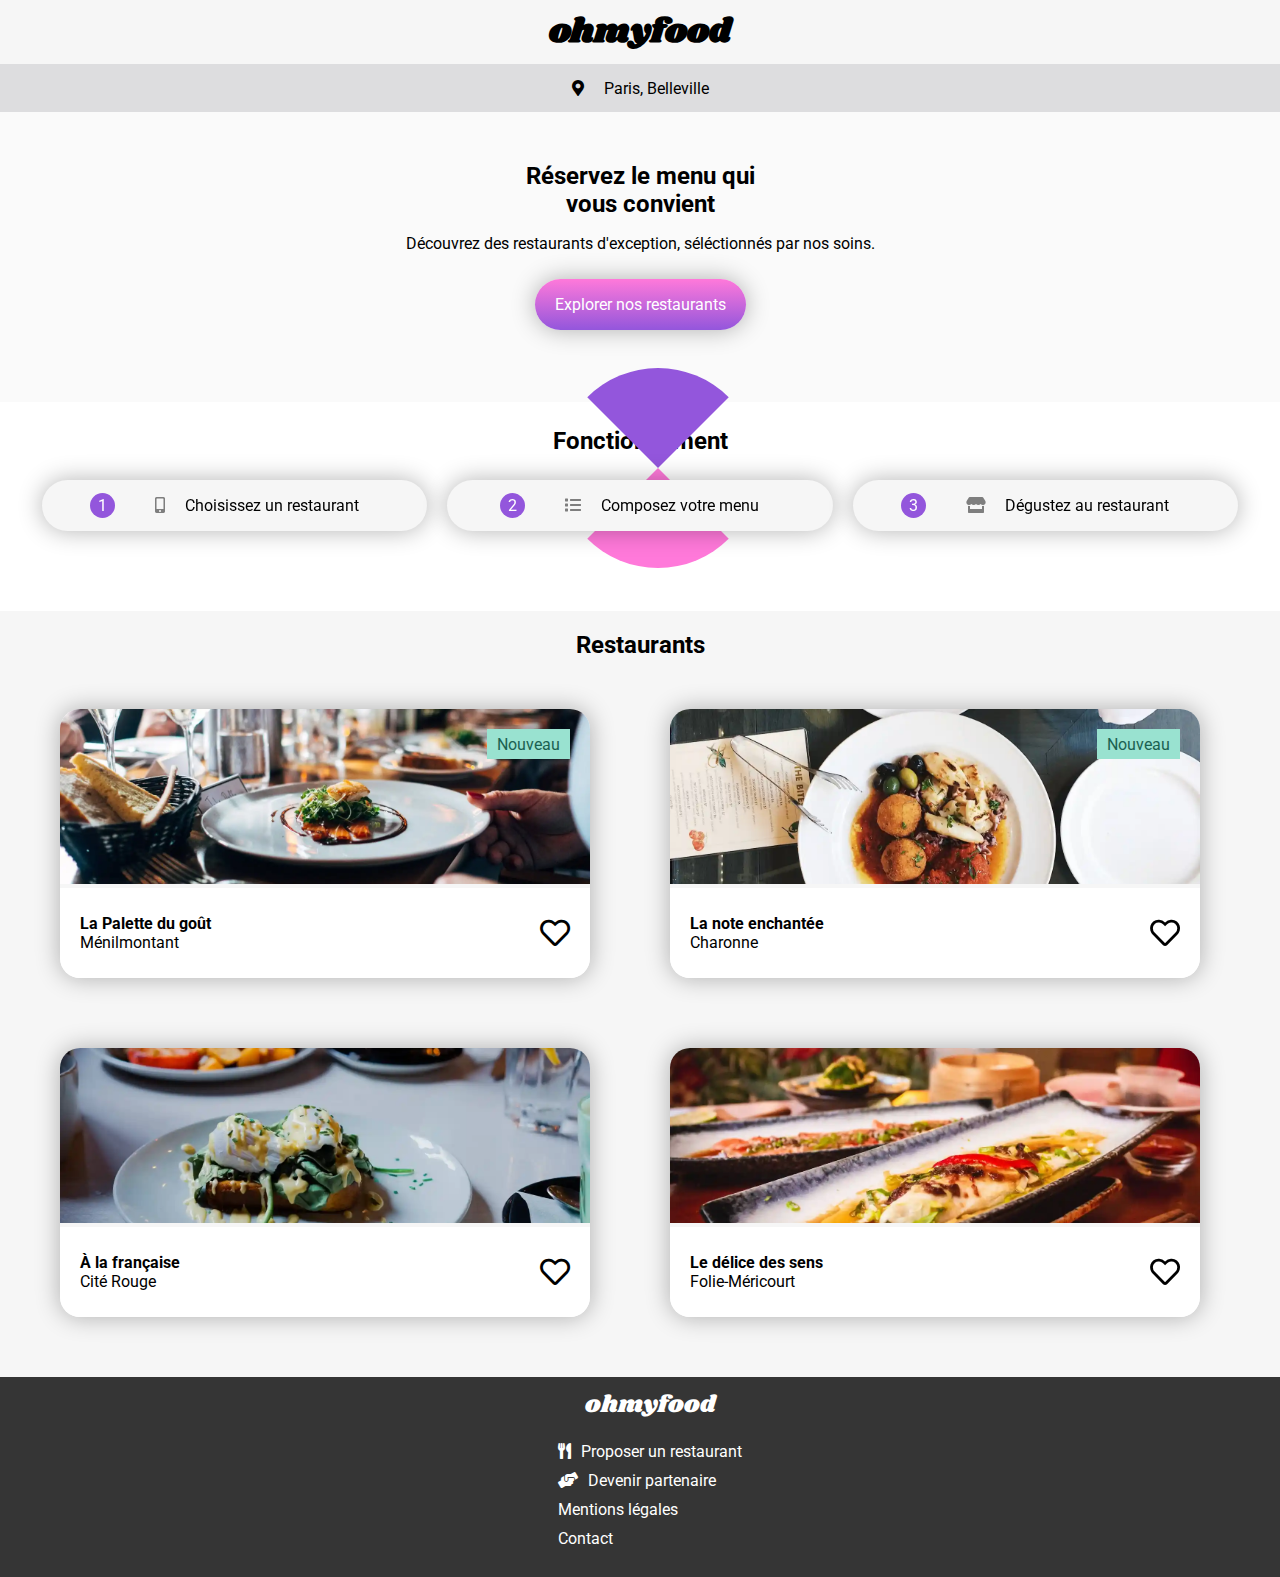
<file: index.html>
<!DOCTYPE html>
<html lang="fr">
<head>
    <meta charset="UTF-8">
    <meta http-equiv="X-UA-Compatible" content="IE=edge">
    <meta name="description" content="ohmyfood!, jeune startup sur le marché de la restauration. Site qui répertorie les menus de restaurants gastronomiques. Réservez et composez vos menus pour que tout soient prêts à votre arrivée.">
    <meta name="viewport" content="width=device-width, initial-scale=1.0">
    <title>ohmyfood</title>
    <!-- CSS -->
    <link rel="stylesheet" href="index.css">
    <!-- Font Awesome -->
    <link rel="stylesheet" href="https://cdnjs.cloudflare.com/ajax/libs/font-awesome/5.15.3/css/all.min.css">
    <!-- Google Fonts -->
    <link rel="preconnect" href="https://fonts.gstatic.com/" crossorigin>
    <link rel="preconnect" href="https://fonts.gstatic.com">
    <link href="https://fonts.googleapis.com/css2?family=Roboto:wght@100;300;400;500;700;900&family=Shrikhand&display=swap" rel="stylesheet">
</head>
<body>
    <!-- Loading Spinner -->
      <div class="loader"></div>
    <!-- Logo -->
    <header class="header">
        <h1 class="header__logo">ohmyfood</h1>
    </header>

    <!-- Localisation -->
    <main>
        <div class="localisation">
            <div class="localisation__icon">
                <i class="fas fa-map-marker-alt"></i>
            </div>
            <div class="localisation__city">
                <p>Paris, Belleville</p>
            </div>
        </div>

        <!-- Section Réservation -->
        <section class="booking">
            <div class="booking__container">
                <h2 class="booking__title">Réservez le menu qui vous convient</h2>
                <p class="booking__text">Découvrez des restaurants d'exception, séléctionnés par nos soins.</p>
                <div class="booking__button">
                    <p>Explorer nos restaurants</p>
                </div>   
            </div>
        </section>

        <!-- Section Fonctionnement -->
        <section class="process">
            <div class="process__container">
                <h2 class="process__title">Fonctionnement</h2>
                <div class="process__bloc">
                    <div class="process__line">
                        <div class="process__number">1</div>
                        <div class="process__icon"><i class="fas fa-mobile-alt"></i></div>
                        <p class="process_text">Choisissez un restaurant</p>
                    </div>
                    <div class="process__line">
                        <div class="process__number">2</div>
                        <div class="process__icon"><i class="fas fa-list"></i></div>
                        <p class="process_text">Composez votre menu</p>
                    </div>
                    <div class="process__line">
                        <div class="process__number">3</div>
                        <div class="process__icon"><i class="fas fa-store"></i></div>
                        <p class="process_text">Dégustez au restaurant</p>
                    </div>
                </div>
            </div>
        </section>

        <!-- Section Restaurants -->
        <section class="restaurants">
            <h2 class="restaurants__title">Restaurants</h2>
            <div class="restaurant__cards">
                <a href="pages_menu/la-palette-du-gout.html">
                    <div class="restaurant__card">
                        <div class="restaurant__card-image">
                            <div class="restaurant__card-nouveau">
                                <p>Nouveau</p>
                            </div>
                            <img src="restaurants/jay-wennington-N_Y88TWmGwA-unspl.webp" alt="La palette du goût">
                        </div>
                        <div class="restaurant__bloc">
                            <div class="restaurant__bloc-info">
                                <div class="restaurant__bloc-name">La Palette du goût</div>
                                <div class="restaurant__bloc-city">Ménilmontant</div>
                            </div>
                            <div class="restaurant__bloc-icon">
                                <i class="far fa-heart heart_empty"></i>
                                <i class="fas fa-heart heart_full"></i>
                            </div>
                        </div>
                    </div>
                </a>
                <a href="pages_menu/la-note-enchantee.html">
                    <div class="restaurant__card">
                        <div class="restaurant__card-image">
                            <div class="restaurant__card-nouveau">
                                <p>Nouveau</p>
                            </div>
                            <img src="restaurants/stil-u2Lp8tXIcjw-unsplash.webp" alt="La note enchantee">
                        </div>
                        <div class="restaurant__bloc">
                            <div class="restaurant__bloc-info">
                                <div class="restaurant__bloc-name">La note enchantée</div>
                                <div class="restaurant__bloc-city">Charonne</div>
                            </div>
                            <div class="restaurant__bloc-icon">
                                <i class="far fa-heart heart_empty"></i>
                                <i class="fas fa-heart heart_full"></i>
                            </div>
                        </div>
                    </div>
                </a>
                <a href="pages_menu/a-la-francaise.html">
                    <div class="restaurant__card">
                        <div class="restaurant__card-image">
                            <img src="restaurants/toa-heftiba-DQKerTsQwi0-unsplash.webp" alt="A la française">
                        </div>
                        <div class="restaurant__bloc">
                            <div class="restaurant__bloc-info">
                                <div class="restaurant__bloc-name">À la française</div>
                                <div class="restaurant__bloc-city">Cité Rouge</div>
                            </div>
                            <div class="restaurant__bloc-icon">
                                <i class="far fa-heart heart_empty"></i>
                                <i class="fas fa-heart heart_full"></i>
                            </div>
                        </div>
                    </div>
                </a>
                <a href="pages_menu/le-delice-des-sens.html">
                    <div class="restaurant__card">
                        <div class="restaurant__card-image">
                            <img src="restaurants/louis-hansel-shotsoflouis-qNBGVy.webp" alt="Le delice des sens">
                        </div>
                        <div class="restaurant__bloc">
                            <div class="restaurant__bloc-info">
                                <div class="restaurant__bloc-name">Le délice des sens</div>
                                <div class="restaurant__bloc-city">Folie-Méricourt</div>
                            </div>
                            <div class="restaurant__bloc-icon">
                                <i class="far fa-heart heart_empty"></i>
                                <i class="fas fa-heart heart_full"></i>
                            </div>
                        </div>
                    </div>
                </a>
            </div>
        </section>

        <!-- Footer -->
        <footer class="footer">
            <div class="logo">
                <a href="index.html">ohmyfood</a>
            </div>
            <ul class="footer__bloc">
                <li class="footer__bloc-link"><i class="fas fa-utensils footer__bloc-link-icon"></i>Proposer un restaurant</li>
                <li class="footer__bloc-link"><i class="fas fa-hands-helping footer__bloc-link-icon"></i>Devenir partenaire</li>
                <li class="footer__bloc-link">Mentions légales</li>
                <li class="footer__bloc-link"><a href="mailto:contact@ohmyfood.com">Contact</a></li>
            </ul>
        </footer>
    </main>
    
</body>
</html>
</file>
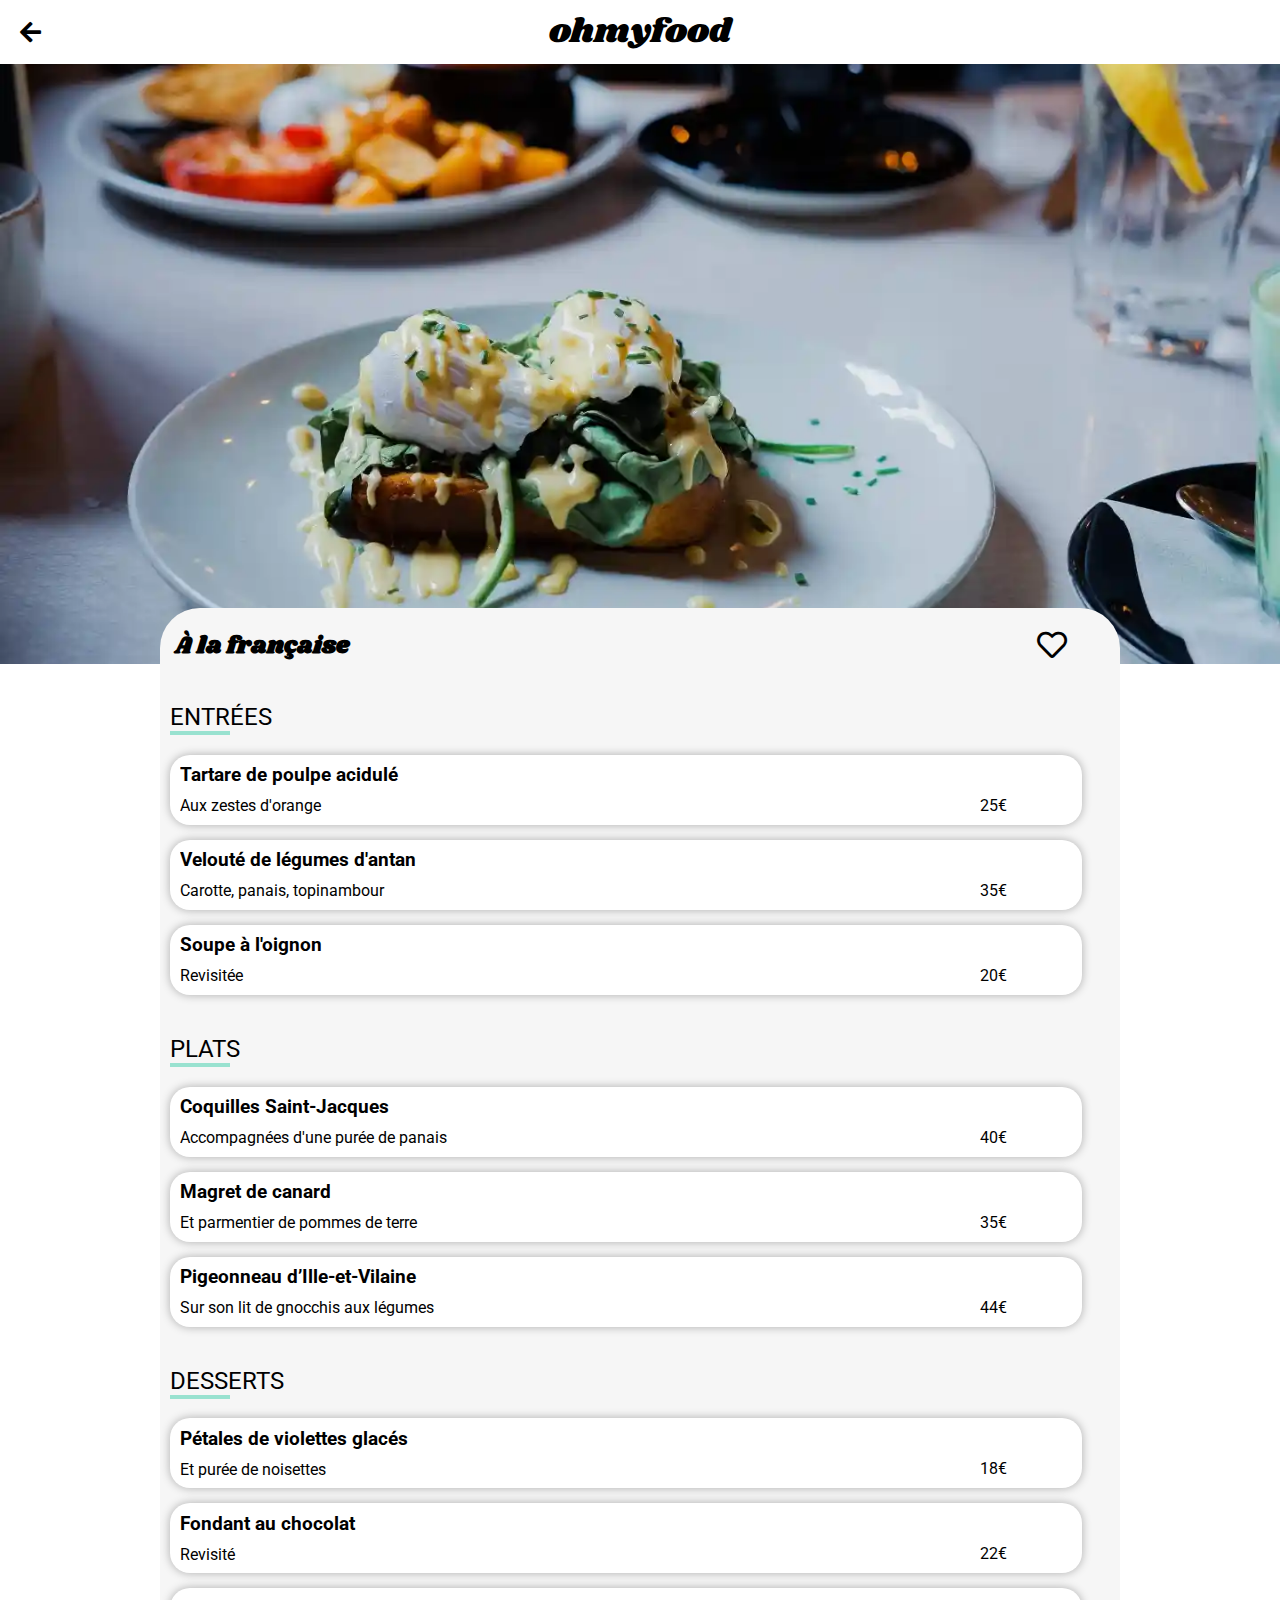
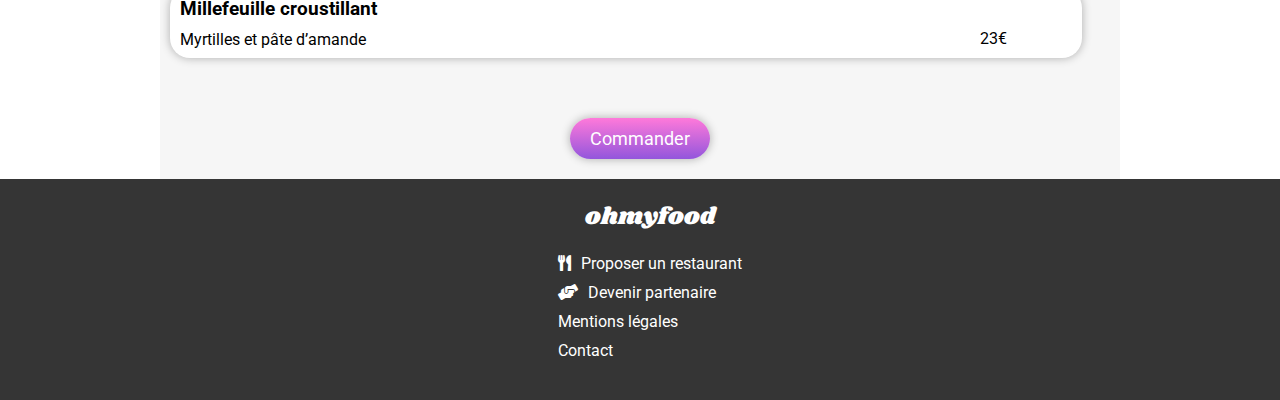
<file: pages_menu/a-la-francaise.html>
<!DOCTYPE html>
<html lang="fr">
<head>
    <meta charset="UTF-8">
    <meta http-equiv="X-UA-Compatible" content="IE=edge">
    <meta name="description" content="ohmyfood!, jeune startup sur le marché de la restauration. Site qui répertorie les menus de restaurants gastronomiques. Réservez et composez vos menus pour que tout soient prêts à votre arrivée.">
    <meta name="viewport" content="width=device-width, initial-scale=1.0">
    <title>La palette du goût</title>
    <!-- CSS -->
    <link rel="stylesheet" href="../styles/menu.css">
    <!-- Font Awesome -->
    <link rel="stylesheet" href="https://cdnjs.cloudflare.com/ajax/libs/font-awesome/5.15.3/css/all.min.css">
    <!-- Google Fonts -->
    <link rel="preconnect" href="https://fonts.gstatic.com/" crossorigin>
    <link rel="preconnect" href="https://fonts.gstatic.com">
    <link href="https://fonts.googleapis.com/css2?family=Roboto:wght@100;300;400;500;700;900&family=Shrikhand&display=swap" rel="stylesheet">
</head>

<body>
    <!-- Logo -->
    <header class="header">
        <div class="header__icon"><a href="../index.html"><i class="fas fa-arrow-left header__icon-back"></i></a></div>
        <div class="header__logo"><a href="../index.html">ohmyfood</a></div>
    </header>

    <main>
        <!-- Photo restaurant -->
        
            <img src="../restaurants/toa-heftiba-DQKerTsQwi0-unsplash.webp" alt="a-la-francaise" class="restaurant__img">
        
        <!-- Menu restaurant -->
        <section class="menu">
            <header class="menu__header">
                <h2 class="menu__header-title">À la française</h2>
                <div class="menu__header-heart">
                    <i class="far fa-heart heart_empty"></i>
                    <i class="fas fa-heart heart_full"></i>
                </div>
            </header>
            <section class="menu__bloc">
                <h2 class="menu__bloc-title">ENTRÉES</h2>
                <article class="menu__bloc__line">
                    <header class="menu__bloc__line-titletext">
                        <h3>Tartare de poulpe acidulé</h3>
                        <p>Aux zestes d'orange</p>
                    </header>
                    <span class="menu__bloc__line-price">25€</span>
                    <div class="check">
                        <i class="fas fa-check-circle check__button" aria-hidden="true"></i>
                    </div>
                </article>
                <article class="menu__bloc__line">
                    <header class="menu__bloc__line-titletext">
                        <h3>Velouté de légumes d'antan</h3>
                        <p>Carotte, panais, topinambour</p>
                    </header>
                    <span class="menu__bloc__line-price">35€</span>
                    <div class="check">
                        <i class="fas fa-check-circle check__button" aria-hidden="true"></i>
                    </div>
                </article>
                <article class="menu__bloc__line">
                    <header class="menu__bloc__line-titletext">
                        <h3>Soupe à l'oignon</h3>
                        <p>Revisitée</p>
                    </header>
                    <span class="menu__bloc__line-price">20€</span>
                    <div class="check">
                        <i class="fas fa-check-circle check__button" aria-hidden="true"></i>
                    </div>
                </article>
            </section>
            <section class="menu__bloc">
                <h2 class="menu__bloc-title">PLATS</h2>
                <article class="menu__bloc__line">
                    <header class="menu__bloc__line-titletext">
                        <h3>Coquilles Saint-Jacques</h3>
                        <p>Accompagnées d'une purée de panais</p>
                    </header>
                    <span class="menu__bloc__line-price">40€</span>
                    <div class="check">
                        <i class="fas fa-check-circle check__button" aria-hidden="true"></i>
                    </div>
                </article>
                <article class="menu__bloc__line">
                    <header class="menu__bloc__line-titletext">
                        <h3>Magret de canard</h3>
                        <p>Et parmentier de pommes de terre</p>
                    </header>
                    <span class="menu__bloc__line-price">35€</span>
                    <div class="check">
                        <i class="fas fa-check-circle check__button" aria-hidden="true"></i>
                    </div>
                </article>
                <article class="menu__bloc__line">
                    <header class="menu__bloc__line-titletext">
                        <h3>Pigeonneau d’Ille-et-Vilaine</h3>
                        <p>Sur son lit de gnocchis aux légumes</p>
                    </header>
                    <span class="menu__bloc__line-price">44€</span>
                    <div class="check">
                        <i class="fas fa-check-circle check__button" aria-hidden="true"></i>
                    </div>
                </article>
            </section>
            <section class="menu__bloc">
                <h2 class="menu__bloc-title">DESSERTS</h2>
                <article class="menu__bloc__line">
                    <header class="menu__bloc__line-titletext">
                        <h3>Pétales de violettes glacés</h3>
                        <p>Et purée de noisettes</p>
                    </header>
                    <span class="menu__bloc__line-price">18€</span>
                    <div class="check">
                        <i class="fas fa-check-circle check__button" aria-hidden="true"></i>
                    </div>
                </article>
                <article class="menu__bloc__line">
                    <header class="menu__bloc__line-titletext">
                        <h3>Fondant au chocolat</h3>
                        <p>Revisité</p>
                    </header>
                    <span class="menu__bloc__line-price">22€</span>
                    <div class="check">
                        <i class="fas fa-check-circle check__button" aria-hidden="true"></i>
                    </div>
                </article>
                <article class="menu__bloc__line">
                    <header class="menu__bloc__line-titletext">
                        <h3>Millefeuille croustillant</h3>
                        <p>Myrtilles et pâte d’amande</p>
                    </header>
                    <span class="menu__bloc__line-price">23€</span>
                    <div class="check">
                        <i class="fas fa-check-circle check__button" aria-hidden="true"></i>
                    </div>
                </article>
            </section>
            <div class="menu__contain-button">
                <div class="menu__button">Commander</div>
            </div>
        </section>

        <!-- Footer -->
        <footer class="footer">
            <div class="logo">
                <a href="index.html">ohmyfood</a>
            </div>
            <ul class="footer__bloc">
                <li class="footer__bloc-link"><i class="fas fa-utensils footer__bloc-link-icon"></i>Proposer un restaurant</li>
                <li class="footer__bloc-link"><i class="fas fa-hands-helping footer__bloc-link-icon"></i>Devenir partenaire</li>
                <li class="footer__bloc-link">Mentions légales</li>
                <li class="footer__bloc-link"><a href="mailto:contact@ohmyfood.com">Contact</a></li>
            </ul>
        </footer>
    </main>
    
</body>
</html>
</file>
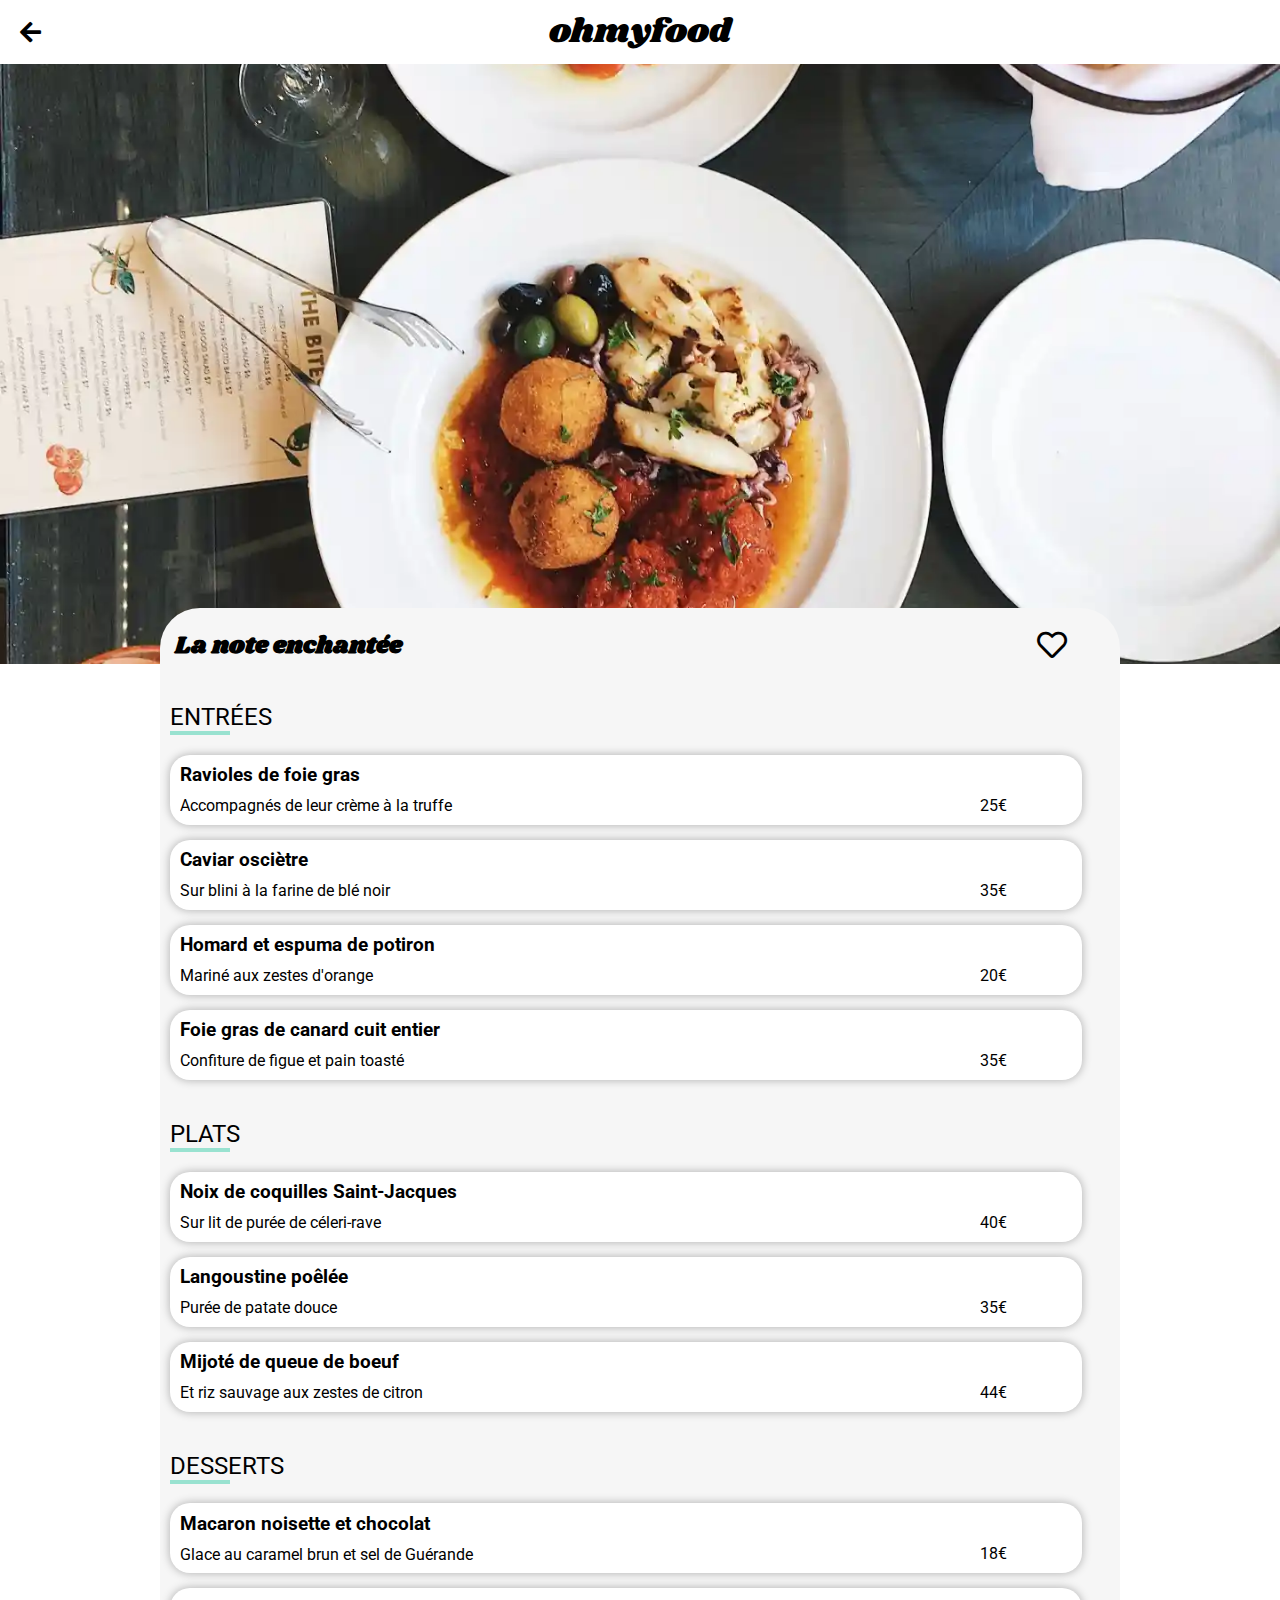
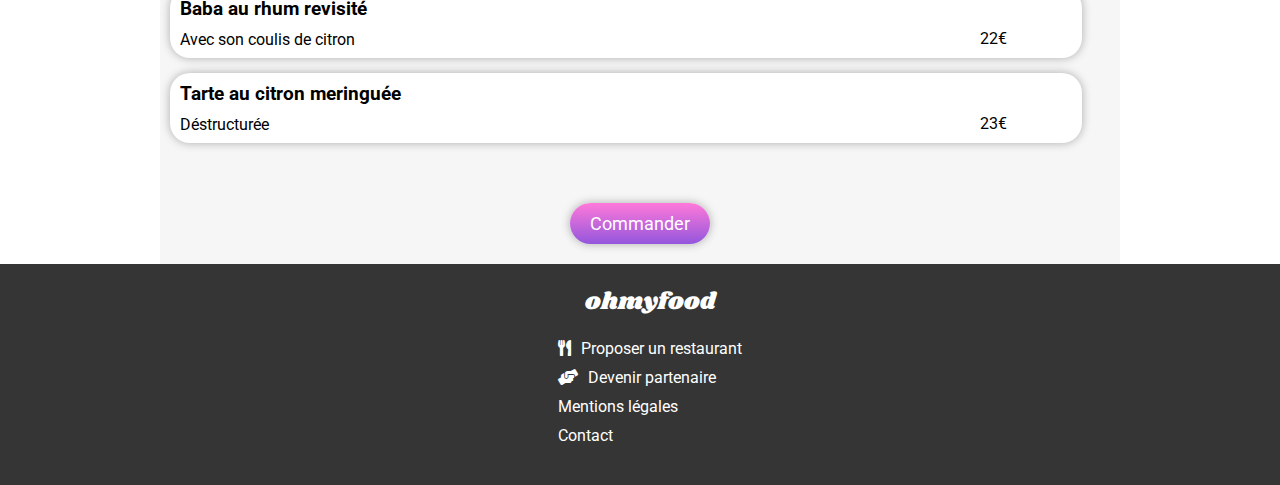
<file: pages_menu/la-note-enchantee.html>
<!DOCTYPE html>
<html lang="fr">
<head>
    <meta charset="UTF-8">
    <meta http-equiv="X-UA-Compatible" content="IE=edge">
    <meta name="description" content="ohmyfood!, jeune startup sur le marché de la restauration. Site qui répertorie les menus de restaurants gastronomiques. Réservez et composez vos menus pour que tout soient prêts à votre arrivée.">
    <meta name="viewport" content="width=device-width, initial-scale=1.0">
    <title>La palette du goût</title>
    <!-- CSS -->
    <link rel="stylesheet" href="../styles/menu.css">
    <!-- Font Awesome -->
    <link rel="stylesheet" href="https://cdnjs.cloudflare.com/ajax/libs/font-awesome/5.15.3/css/all.min.css">
    <!-- Google Fonts -->
    <link rel="preconnect" href="https://fonts.gstatic.com/" crossorigin>
    <link rel="preconnect" href="https://fonts.gstatic.com">
    <link href="https://fonts.googleapis.com/css2?family=Roboto:wght@100;300;400;500;700;900&family=Shrikhand&display=swap" rel="stylesheet">
</head>

<body>
    <!-- Logo -->
    <header class="header">
        <div class="header__icon"><a href="../index.html"><i class="fas fa-arrow-left header__icon-back"></i></a></div>
        <div class="header__logo"><a href="../index.html">ohmyfood</a></div>
    </header>

    <main>
        <!-- Photo restaurant -->
        
            <img src="../restaurants/stil-u2Lp8tXIcjw-unsplash.webp" alt="la-note-enchantee" class="restaurant__img">
        
        <!-- Menu restaurant -->
        <section class="menu">
            <header class="menu__header">
                <h2 class="menu__header-title">La note enchantée</h2>
                <div class="menu__header-heart">
                    <i class="far fa-heart heart_empty"></i>
                    <i class="fas fa-heart heart_full"></i>
                </div>
            </header>
            <section class="menu__bloc">
                <h2 class="menu__bloc-title">ENTRÉES</h2>
                <article class="menu__bloc__line">
                    <header class="menu__bloc__line-titletext">
                        <h3>Ravioles de foie gras</h3>
                        <p>Accompagnés de leur crème à la truffe</p>
                    </header>
                    <span class="menu__bloc__line-price">25€</span>
                    <div class="check">
                        <i class="fas fa-check-circle check__button" aria-hidden="true"></i>
                    </div>
                </article>
                <article class="menu__bloc__line">
                    <header class="menu__bloc__line-titletext">
                        <h3>Caviar osciètre</h3>
                        <p>Sur blini à la farine de blé noir</p>
                    </header>
                    <span class="menu__bloc__line-price">35€</span>
                    <div class="check">
                        <i class="fas fa-check-circle check__button" aria-hidden="true"></i>
                    </div>
                </article>
                <article class="menu__bloc__line">
                    <header class="menu__bloc__line-titletext">
                        <h3>Homard et espuma de potiron</h3>
                        <p>Mariné aux zestes d'orange</p>
                    </header>
                    <span class="menu__bloc__line-price">20€</span>
                    <div class="check">
                        <i class="fas fa-check-circle check__button" aria-hidden="true"></i>
                    </div>
                </article>
                <article class="menu__bloc__line">
                    <header class="menu__bloc__line-titletext">
                        <h3>Foie gras de canard cuit entier</h3>
                        <p>Confiture de figue et pain toasté</p>
                    </header>
                    <span class="menu__bloc__line-price">35€</span>
                    <div class="check">
                        <i class="fas fa-check-circle check__button" aria-hidden="true"></i>
                    </div>
                </article>
            </section>
            <section class="menu__bloc">
                <h2 class="menu__bloc-title">PLATS</h2>
                <article class="menu__bloc__line">
                    <header class="menu__bloc__line-titletext">
                        <h3>Noix de coquilles Saint-Jacques</h3>
                        <p>Sur lit de purée de céleri-rave</p>
                    </header>
                    <span class="menu__bloc__line-price">40€</span>
                    <div class="check">
                        <i class="fas fa-check-circle check__button" aria-hidden="true"></i>
                    </div>
                </article>
                <article class="menu__bloc__line">
                    <header class="menu__bloc__line-titletext">
                        <h3>Langoustine poêlée</h3>
                        <p>Purée de patate douce</p>
                    </header>
                    <span class="menu__bloc__line-price">35€</span>
                    <div class="check">
                        <i class="fas fa-check-circle check__button" aria-hidden="true"></i>
                    </div>
                </article>
                <article class="menu__bloc__line">
                    <header class="menu__bloc__line-titletext">
                        <h3>Mijoté de queue de boeuf </h3>
                        <p>Et riz sauvage aux zestes de citron</p>
                    </header>
                    <span class="menu__bloc__line-price">44€</span>
                    <div class="check">
                        <i class="fas fa-check-circle check__button" aria-hidden="true"></i>
                    </div>
                </article>
            </section>
            <section class="menu__bloc">
                <h2 class="menu__bloc-title">DESSERTS</h2>
                <article class="menu__bloc__line">
                    <header class="menu__bloc__line-titletext">
                        <h3>Macaron noisette et chocolat</h3>
                        <p>Glace au caramel brun et sel de Guérande</p>
                    </header>
                    <span class="menu__bloc__line-price">18€</span>
                    <div class="check">
                        <i class="fas fa-check-circle check__button" aria-hidden="true"></i>
                    </div>
                </article>
                <article class="menu__bloc__line">
                    <header class="menu__bloc__line-titletext">
                        <h3>Baba au rhum revisité</h3>
                        <p>Avec son coulis de citron</p>
                    </header>
                    <span class="menu__bloc__line-price">22€</span>
                    <div class="check">
                        <i class="fas fa-check-circle check__button" aria-hidden="true"></i>
                    </div>
                </article>
                <article class="menu__bloc__line">
                    <header class="menu__bloc__line-titletext">
                        <h3>Tarte au citron meringuée</h3>
                        <p>Déstructurée</p>
                    </header>
                    <span class="menu__bloc__line-price">23€</span>
                    <div class="check">
                        <i class="fas fa-check-circle check__button" aria-hidden="true"></i>
                    </div>
                </article>
            </section>
            <div class="menu__contain-button">
                <div class="menu__button">Commander</div>
            </div>
        </section>

        <!-- Footer -->
        <footer class="footer">
            <div class="logo">
                <a href="index.html">ohmyfood</a>
            </div>
            <ul class="footer__bloc">
                <li class="footer__bloc-link"><i class="fas fa-utensils footer__bloc-link-icon"></i>Proposer un restaurant</li>
                <li class="footer__bloc-link"><i class="fas fa-hands-helping footer__bloc-link-icon"></i>Devenir partenaire</li>
                <li class="footer__bloc-link">Mentions légales</li>
                <li class="footer__bloc-link"><a href="mailto:contact@ohmyfood.com">Contact</a></li>
            </ul>
        </footer>
    </main>
    
</body>
</html>
</file>
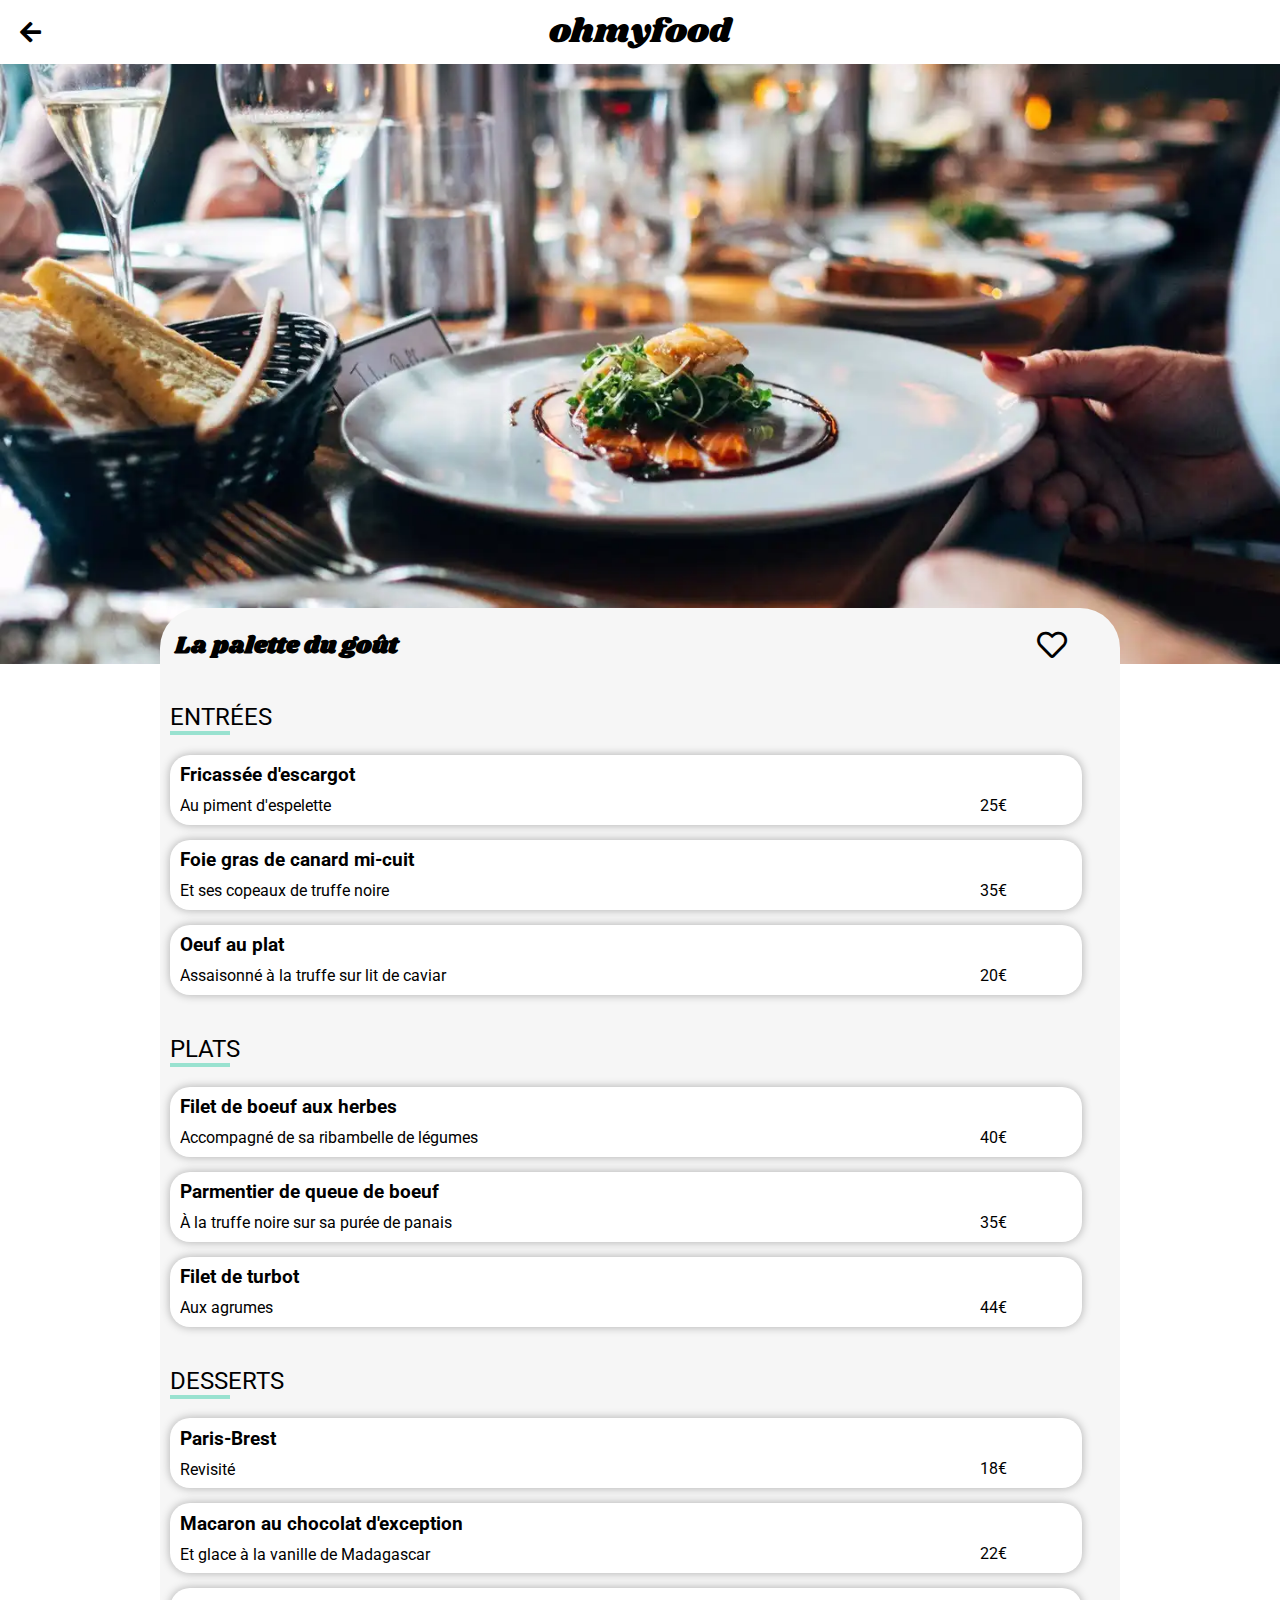
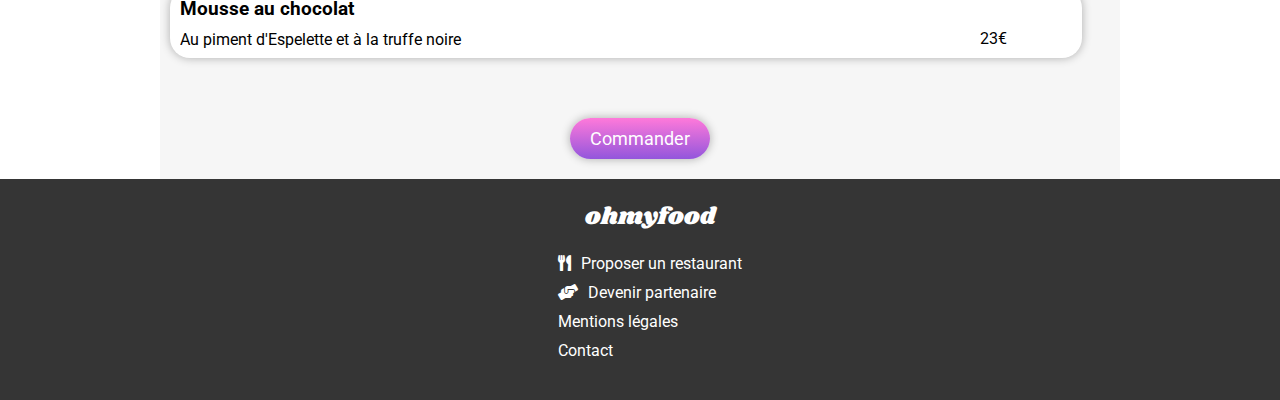
<file: pages_menu/la-palette-du-gout.html>
<!DOCTYPE html>
<html lang="fr">
<head>
    <meta charset="UTF-8">
    <meta http-equiv="X-UA-Compatible" content="IE=edge">
    <meta name="description" content="ohmyfood!, jeune startup sur le marché de la restauration. Site qui répertorie les menus de restaurants gastronomiques. Réservez et composez vos menus pour que tout soient prêts à votre arrivée.">
    <meta name="viewport" content="width=device-width, initial-scale=1.0">
    <title>La palette du goût</title>
    <!-- CSS -->
    <link rel="stylesheet" href="../styles/menu.css">
    <!-- Font Awesome -->
    <link rel="stylesheet" href="https://cdnjs.cloudflare.com/ajax/libs/font-awesome/5.15.3/css/all.min.css">
    <!-- Google Fonts -->
    <link rel="preconnect" href="https://fonts.gstatic.com/" crossorigin>
    <link rel="preconnect" href="https://fonts.gstatic.com">
    <link href="https://fonts.googleapis.com/css2?family=Roboto:wght@100;300;400;500;700;900&family=Shrikhand&display=swap" rel="stylesheet">
</head>

<body>
    <!-- Logo -->
    <header class="header">
        <div class="header__icon"><a href="../index.html"><i class="fas fa-arrow-left header__icon-back"></i></a></div>
        <div class="header__logo"><a href="../index.html">ohmyfood</a></div>
    </header>

    <main>
        <!-- Photo restaurant -->
        
            <img src="../restaurants/jay-wennington-N_Y88TWmGwA-unspl.webp" alt="la-palette-du-gout" class="restaurant__img">
        
        <!-- Menu restaurant -->
        <section class="menu">
            <header class="menu__header">
                <h2 class="menu__header-title">La palette du goût</h2>
                <div class="menu__header-heart">
                    <i class="far fa-heart heart_empty"></i>
                    <i class="fas fa-heart heart_full"></i>
                </div>
            </header>
            <section class="menu__bloc">
                <h2 class="menu__bloc-title">ENTRÉES</h2>
                <article class="menu__bloc__line">
                    <header class="menu__bloc__line-titletext">
                        <h3>Fricassée d'escargot</h3>
                        <p>Au piment d'espelette</p>
                    </header>
                    <span class="menu__bloc__line-price">25€</span>
                    <div class="check">
                        <i class="fas fa-check-circle check__button" aria-hidden="true"></i>
                    </div>
                </article>
                <article class="menu__bloc__line">
                    <header class="menu__bloc__line-titletext">
                        <h3>Foie gras de canard mi-cuit</h3>
                        <p>Et ses copeaux de truffe noire</p>
                    </header>
                    <span class="menu__bloc__line-price">35€</span>
                    <div class="check">
                        <i class="fas fa-check-circle check__button" aria-hidden="true"></i>
                    </div>
                </article>
                <article class="menu__bloc__line">
                    <header class="menu__bloc__line-titletext">
                        <h3>Oeuf au plat</h3>
                        <p>Assaisonné à la truffe sur lit de caviar</p>
                    </header>
                    <span class="menu__bloc__line-price">20€</span>
                    <div class="check">
                        <i class="fas fa-check-circle check__button" aria-hidden="true"></i>
                    </div>
                </article>
            </section>
            <section class="menu__bloc">
                <h2 class="menu__bloc-title">PLATS</h2>
                <article class="menu__bloc__line">
                    <header class="menu__bloc__line-titletext">
                        <h3>Filet de boeuf aux herbes</h3>
                        <p>Accompagné de sa ribambelle de légumes</p>
                    </header>
                    <span class="menu__bloc__line-price">40€</span>
                    <div class="check">
                        <i class="fas fa-check-circle check__button" aria-hidden="true"></i>
                    </div>
                </article>
                <article class="menu__bloc__line">
                    <header class="menu__bloc__line-titletext">
                        <h3>Parmentier de queue de boeuf</h3>
                        <p>À la truffe noire sur sa purée de panais</p>
                    </header>
                    <span class="menu__bloc__line-price">35€</span>
                    <div class="check">
                        <i class="fas fa-check-circle check__button" aria-hidden="true"></i>
                    </div>
                </article>
                <article class="menu__bloc__line">
                    <header class="menu__bloc__line-titletext">
                        <h3>Filet de turbot</h3>
                        <p>Aux agrumes</p>
                    </header>
                    <span class="menu__bloc__line-price">44€</span>
                    <div class="check">
                        <i class="fas fa-check-circle check__button" aria-hidden="true"></i>
                    </div>
                </article>
            </section>
            <section class="menu__bloc">
                <h2 class="menu__bloc-title">DESSERTS</h2>
                <article class="menu__bloc__line">
                    <header class="menu__bloc__line-titletext">
                        <h3>Paris-Brest</h3>
                        <p>Revisité</p>
                    </header>
                    <span class="menu__bloc__line-price">18€</span>
                    <div class="check">
                        <i class="fas fa-check-circle check__button" aria-hidden="true"></i>
                    </div>
                </article>
                <article class="menu__bloc__line">
                    <header class="menu__bloc__line-titletext">
                        <h3>Macaron au chocolat d'exception</h3>
                        <p>Et glace à la vanille de Madagascar</p>
                    </header>
                    <span class="menu__bloc__line-price">22€</span>
                    <div class="check">
                        <i class="fas fa-check-circle check__button" aria-hidden="true"></i>
                    </div>
                </article>
                <article class="menu__bloc__line">
                    <header class="menu__bloc__line-titletext">
                        <h3>Mousse au chocolat</h3>
                        <p>Au piment d'Espelette et à la truffe noire</p>
                    </header>
                    <span class="menu__bloc__line-price">23€</span>
                    <div class="check">
                        <i class="fas fa-check-circle check__button" aria-hidden="true"></i>
                    </div>
                </article>
            </section>
            <div class="menu__contain-button">
                <div class="menu__button">Commander</div>
            </div>
        </section>

        <!-- Footer -->
        <footer class="footer">
            <div class="logo">
                <a href="index.html">ohmyfood</a>
            </div>
            <ul class="footer__bloc">
                <li class="footer__bloc-link"><i class="fas fa-utensils footer__bloc-link-icon"></i>Proposer un restaurant</li>
                <li class="footer__bloc-link"><i class="fas fa-hands-helping footer__bloc-link-icon"></i>Devenir partenaire</li>
                <li class="footer__bloc-link">Mentions légales</li>
                <li class="footer__bloc-link"><a href="mailto:contact@ohmyfood.com">Contact</a></li>
            </ul>
        </footer>
    </main>
    
</body>
</html>
</file>
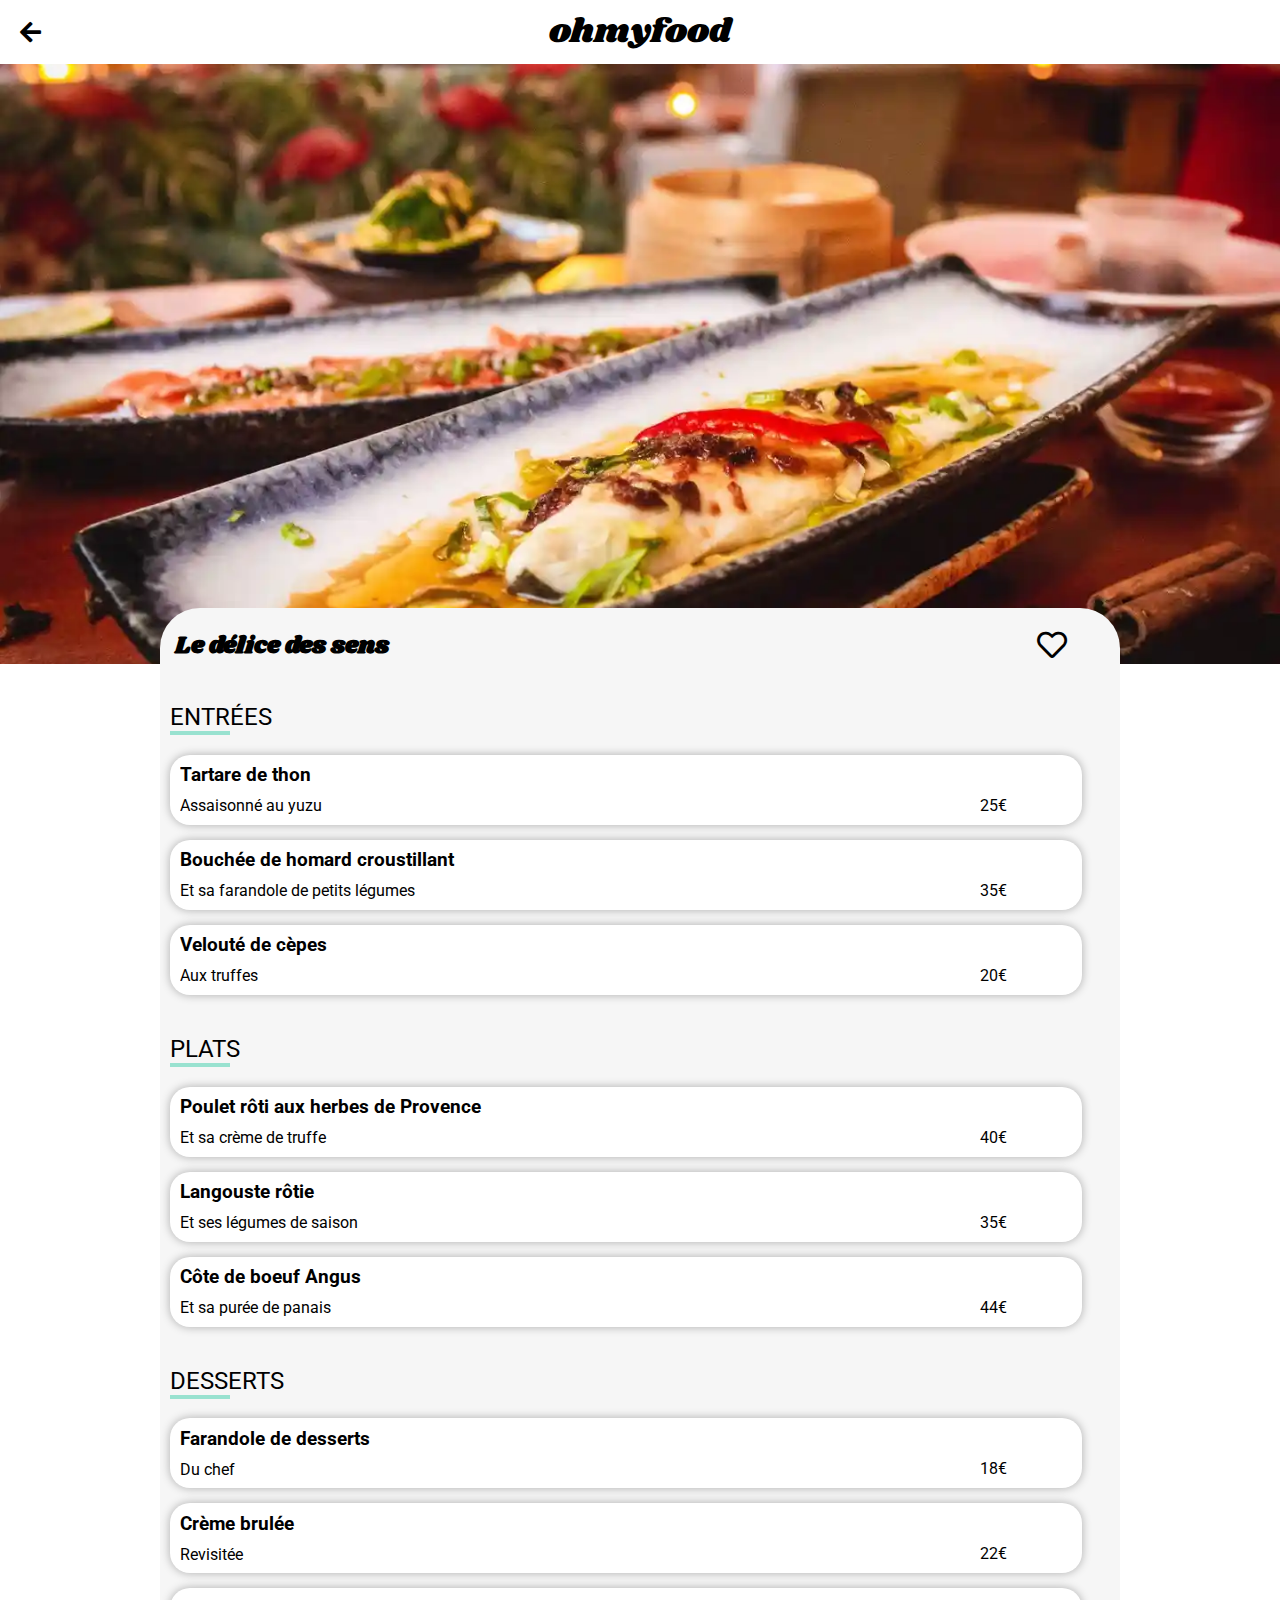
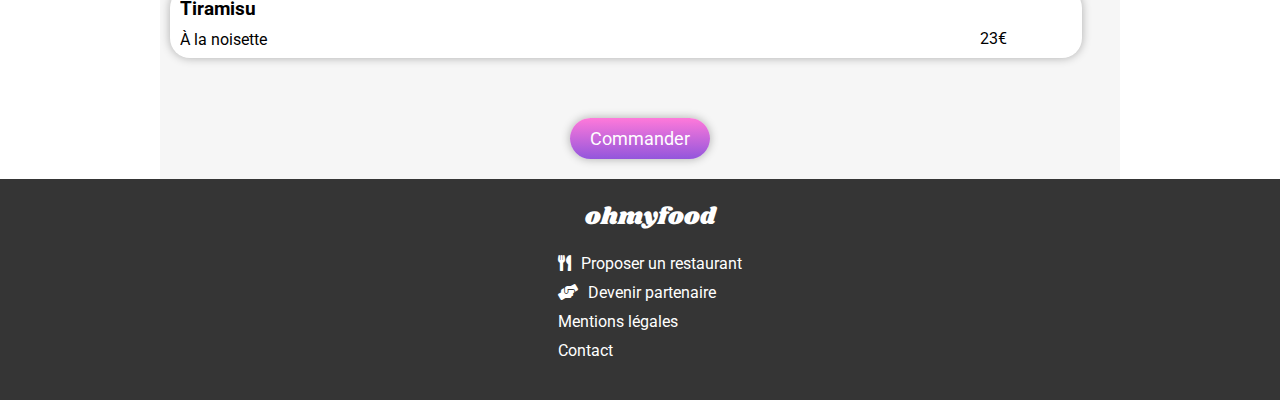
<file: pages_menu/le-delice-des-sens.html>
<!DOCTYPE html>
<html lang="fr">
<head>
    <meta charset="UTF-8">
    <meta http-equiv="X-UA-Compatible" content="IE=edge">
    <meta name="description" content="ohmyfood!, jeune startup sur le marché de la restauration. Site qui répertorie les menus de restaurants gastronomiques. Réservez et composez vos menus pour que tout soient prêts à votre arrivée.">
    <meta name="viewport" content="width=device-width, initial-scale=1.0">
    <title>La palette du goût</title>
    <!-- CSS -->
    <link rel="stylesheet" href="../styles/menu.css">
    <!-- Font Awesome -->
    <link rel="stylesheet" href="https://cdnjs.cloudflare.com/ajax/libs/font-awesome/5.15.3/css/all.min.css">
    <!-- Google Fonts -->
    <link rel="preconnect" href="https://fonts.gstatic.com/" crossorigin>
    <link rel="preconnect" href="https://fonts.gstatic.com">
    <link href="https://fonts.googleapis.com/css2?family=Roboto:wght@100;300;400;500;700;900&family=Shrikhand&display=swap" rel="stylesheet">
</head>

<body>
    <!-- Logo -->
    <header class="header">
        <div class="header__icon"><a href="../index.html"><i class="fas fa-arrow-left header__icon-back"></i></a></div>
        <div class="header__logo"><a href="../index.html">ohmyfood</a></div>
    </header>

    <main>
        <!-- Photo restaurant -->
        
            <img src="../restaurants/louis-hansel-shotsoflouis-qNBGVy.webp" alt="le-delice-des-sens" class="restaurant__img">
        
        <!-- Menu restaurant -->
        <section class="menu">
            <header class="menu__header">
                <h2 class="menu__header-title">Le délice des sens</h2>
                <div class="menu__header-heart">
                    <i class="far fa-heart heart_empty"></i>
                    <i class="fas fa-heart heart_full"></i>
                </div>
            </header>
            <section class="menu__bloc">
                <h2 class="menu__bloc-title">ENTRÉES</h2>
                <article class="menu__bloc__line">
                    <header class="menu__bloc__line-titletext">
                        <h3>Tartare de thon</h3>
                        <p>Assaisonné au yuzu</p>
                    </header>
                    <span class="menu__bloc__line-price">25€</span>
                    <div class="check">
                        <i class="fas fa-check-circle check__button" aria-hidden="true"></i>
                    </div>
                </article>
                <article class="menu__bloc__line">
                    <header class="menu__bloc__line-titletext">
                        <h3>Bouchée de homard croustillant </h3>
                        <p>Et sa farandole de petits légumes</p>
                    </header>
                    <span class="menu__bloc__line-price">35€</span>
                    <div class="check">
                        <i class="fas fa-check-circle check__button" aria-hidden="true"></i>
                    </div>
                </article>
                <article class="menu__bloc__line">
                    <header class="menu__bloc__line-titletext">
                        <h3>Velouté de cèpes </h3>
                        <p>Aux truffes</p>
                    </header>
                    <span class="menu__bloc__line-price">20€</span>
                    <div class="check">
                        <i class="fas fa-check-circle check__button" aria-hidden="true"></i>
                    </div>
                </article>
            </section>
            <section class="menu__bloc">
                <h2 class="menu__bloc-title">PLATS</h2>
                <article class="menu__bloc__line">
                    <header class="menu__bloc__line-titletext">
                        <h3>Poulet rôti aux herbes de Provence</h3>
                        <p>Et sa crème de truffe</p>
                    </header>
                    <span class="menu__bloc__line-price">40€</span>
                    <div class="check">
                        <i class="fas fa-check-circle check__button" aria-hidden="true"></i>
                    </div>
                </article>
                <article class="menu__bloc__line">
                    <header class="menu__bloc__line-titletext">
                        <h3>Langouste rôtie</h3>
                        <p>Et ses légumes de saison</p>
                    </header>
                    <span class="menu__bloc__line-price">35€</span>
                    <div class="check">
                        <i class="fas fa-check-circle check__button" aria-hidden="true"></i>
                    </div>
                </article>
                <article class="menu__bloc__line">
                    <header class="menu__bloc__line-titletext">
                        <h3>Côte de boeuf Angus</h3>
                        <p>Et sa purée de panais</p>
                    </header>
                    <span class="menu__bloc__line-price">44€</span>
                    <div class="check">
                        <i class="fas fa-check-circle check__button" aria-hidden="true"></i>
                    </div>
                </article>
            </section>
            <section class="menu__bloc">
                <h2 class="menu__bloc-title">DESSERTS</h2>
                <article class="menu__bloc__line">
                    <header class="menu__bloc__line-titletext">
                        <h3>Farandole de desserts</h3>
                        <p>Du chef</p>
                    </header>
                    <span class="menu__bloc__line-price">18€</span>
                    <div class="check">
                        <i class="fas fa-check-circle check__button" aria-hidden="true"></i>
                    </div>
                </article>
                <article class="menu__bloc__line">
                    <header class="menu__bloc__line-titletext">
                        <h3>Crème brulée</h3>
                        <p>Revisitée</p>
                    </header>
                    <span class="menu__bloc__line-price">22€</span>
                    <div class="check">
                        <i class="fas fa-check-circle check__button" aria-hidden="true"></i>
                    </div>
                </article>
                <article class="menu__bloc__line">
                    <header class="menu__bloc__line-titletext">
                        <h3>Tiramisu</h3>
                        <p>À la noisette</p>
                    </header>
                    <span class="menu__bloc__line-price">23€</span>
                    <div class="check">
                        <i class="fas fa-check-circle check__button" aria-hidden="true"></i>
                    </div>
                </article>
            </section>
            <div class="menu__contain-button">
                <div class="menu__button">Commander</div>
            </div>
        </section>

        <!-- Footer -->
        <footer class="footer">
            <div class="logo">
                <a href="index.html">ohmyfood</a>
            </div>
            <ul class="footer__bloc">
                <li class="footer__bloc-link"><i class="fas fa-utensils footer__bloc-link-icon"></i>Proposer un restaurant</li>
                <li class="footer__bloc-link"><i class="fas fa-hands-helping footer__bloc-link-icon"></i>Devenir partenaire</li>
                <li class="footer__bloc-link">Mentions légales</li>
                <li class="footer__bloc-link"><a href="mailto:contact@ohmyfood.com">Contact</a></li>
            </ul>
        </footer>
    </main>
    
</body>
</html>
</file>
<file: index.css>
body {
  font-family: 'Roboto', sans-serif;
  margin: 0;
  background: #f6f6f6;
}

.header {
  height: 4em;
  width: 100%;
  display: -webkit-box;
  display: -ms-flexbox;
  display: flex;
  -webkit-box-pack: center;
      -ms-flex-pack: center;
          justify-content: center;
  -webkit-box-align: center;
      -ms-flex-align: center;
          align-items: center;
}

.header__logo {
  font-family: 'Shrikhand', sans-serif;
  margin: 0;
  font-size: 34px;
}

.localisation {
  display: -webkit-inline-box;
  display: -ms-inline-flexbox;
  display: inline-flex;
  width: 100%;
  height: 3em;
  background: #dddddf;
  display: -webkit-box;
  display: -ms-flexbox;
  display: flex;
  -webkit-box-pack: center;
      -ms-flex-pack: center;
          justify-content: center;
  -webkit-box-align: center;
      -ms-flex-align: center;
          align-items: center;
}

.localisation__icon {
  display: -webkit-box;
  display: -ms-flexbox;
  display: flex;
  -webkit-box-pack: center;
      -ms-flex-pack: center;
          justify-content: center;
  -webkit-box-align: center;
      -ms-flex-align: center;
          align-items: center;
}

.localisation__city {
  margin-left: 1.25em;
  display: -webkit-box;
  display: -ms-flexbox;
  display: flex;
  -webkit-box-pack: center;
      -ms-flex-pack: center;
          justify-content: center;
  -webkit-box-align: center;
      -ms-flex-align: center;
          align-items: center;
}

.booking {
  height: 18.125em;
  width: 100%;
  background: #fafafa;
}

.booking__container {
  width: 100%;
  display: -webkit-box;
  display: -ms-flexbox;
  display: flex;
  -webkit-box-pack: center;
      -ms-flex-pack: center;
          justify-content: center;
  -webkit-box-align: center;
      -ms-flex-align: center;
          align-items: center;
  -webkit-box-orient: vertical;
  -webkit-box-direction: normal;
      -ms-flex-direction: column;
          flex-direction: column;
  padding: 50px 0;
}

.booking__title {
  text-align: center;
  margin: 0;
  max-width: 250px;
}

.booking__text {
  text-align: center;
  margin-left: 10px;
  margin-right: 10px;
}

.booking__button {
  background: -webkit-gradient(linear, left top, left bottom, from(#ff79da), to(#9356dc));
  background: linear-gradient(180deg, #ff79da 0%, #9356dc 100%);
  padding: 0 20px;
  margin-top: 10px;
  color: white;
  border-radius: 100px;
  opacity: 1;
  -webkit-box-shadow: 0px 0px 25px 0px rgba(0, 0, 0, 0.3);
          box-shadow: 0px 0px 25px 0px rgba(0, 0, 0, 0.3);
}

.booking__button:hover {
  opacity: 0.8;
  cursor: pointer;
  -webkit-transition: .3s;
  transition: .3s;
  -webkit-box-shadow: 0px 0px 10px 0px rgba(0, 0, 0, 0.6);
          box-shadow: 0px 0px 10px 0px rgba(0, 0, 0, 0.6);
}

.process {
  margin: 0;
  padding: 25px 0px 70px 0px;
  width: 100%;
  height: auto;
  background: white;
}

.process__container {
  width: 95%;
  margin: auto;
  display: -webkit-box;
  display: -ms-flexbox;
  display: flex;
  -webkit-box-orient: vertical;
  -webkit-box-direction: normal;
      -ms-flex-direction: column;
          flex-direction: column;
}

@media screen and (min-width: 768px) {
  .process__container {
    display: -webkit-box;
    display: -ms-flexbox;
    display: flex;
    -webkit-box-pack: center;
        -ms-flex-pack: center;
            justify-content: center;
    -webkit-box-align: center;
        -ms-flex-align: center;
            align-items: center;
    width: 40%;
  }
}

@media screen and (min-width: 1025px) {
  .process__container {
    width: 95%;
  }
}

.process__title {
  margin: 0;
  padding-bottom: 15px;
}

.process__bloc {
  display: -webkit-box;
  display: -ms-flexbox;
  display: flex;
  -webkit-box-orient: vertical;
  -webkit-box-direction: normal;
      -ms-flex-direction: column;
          flex-direction: column;
  margin: 0 20px 0 20px;
  position: relative;
  border-radius: 20px;
}

@media screen and (min-width: 768px) {
  .process__bloc {
    display: -webkit-box;
    display: -ms-flexbox;
    display: flex;
    -webkit-box-pack: center;
        -ms-flex-pack: center;
            justify-content: center;
    -webkit-box-align: center;
        -ms-flex-align: center;
            align-items: center;
    width: 100%;
  }
}

@media screen and (min-width: 1025px) {
  .process__bloc {
    -webkit-box-orient: horizontal;
    -webkit-box-direction: normal;
        -ms-flex-direction: row;
            flex-direction: row;
    width: 100%;
  }
}

@media screen and (min-width: 1330px) {
  .process__bloc {
    width: 70%;
  }
}

.process__line {
  background: #f6f6f6;
  display: -webkit-inline-box;
  display: -ms-inline-flexbox;
  display: inline-flex;
  width: auto;
  height: auto;
  border-radius: 100px;
  -webkit-box-align: center;
      -ms-flex-align: center;
          align-items: center;
  margin: 10px 10px;
  opacity: 1;
  -webkit-box-shadow: 0px 0px 25px 0px rgba(0, 0, 0, 0.3);
          box-shadow: 0px 0px 25px 0px rgba(0, 0, 0, 0.3);
}

.process__line:hover {
  opacity: 0.8;
  cursor: pointer;
  -webkit-transition: .3s;
  transition: .3s;
  -webkit-box-shadow: 0px 0px 10px 0px rgba(0, 0, 0, 0.6);
          box-shadow: 0px 0px 10px 0px rgba(0, 0, 0, 0.6);
  background: #f5edff;
}

@media screen and (min-width: 768px) {
  .process__line {
    display: -webkit-box;
    display: -ms-flexbox;
    display: flex;
    -webkit-box-pack: center;
        -ms-flex-pack: center;
            justify-content: center;
    -webkit-box-align: center;
        -ms-flex-align: center;
            align-items: center;
    width: 100%;
  }
}

.process__number {
  margin: 0px 10px;
  position: absolute;
  left: -10px;
  color: white;
  background: #9356DC;
  width: 25px;
  height: 25px;
  border-radius: 100%;
  display: -webkit-box;
  display: -ms-flexbox;
  display: flex;
  -webkit-box-pack: center;
      -ms-flex-pack: center;
          justify-content: center;
  -webkit-box-align: center;
      -ms-flex-align: center;
          align-items: center;
}

@media screen and (min-width: 768px) {
  .process__number {
    left: -20px;
  }
}

@media screen and (min-width: 1025px) {
  .process__number {
    position: relative;
    margin: 0;
  }
}

.process__icon {
  color: #7E7E7E;
  padding: 0 20px;
}

.restaurants {
  margin: auto;
  background: #f6f6f6;
  padding: 20px;
  max-width: 1200px;
  display: -webkit-box;
  display: -ms-flexbox;
  display: flex;
  -webkit-box-pack: center;
      -ms-flex-pack: center;
          justify-content: center;
  -webkit-box-align: center;
      -ms-flex-align: center;
          align-items: center;
  -webkit-box-orient: vertical;
  -webkit-box-direction: normal;
      -ms-flex-direction: column;
          flex-direction: column;
}

.restaurants__title {
  margin: 40px 0 30px 0;
  -ms-flex-item-align: start;
      align-self: flex-start;
}

@media screen and (min-width: 1025px) {
  .restaurants__title {
    display: -webkit-box;
    display: -ms-flexbox;
    display: flex;
    -webkit-box-pack: center;
        -ms-flex-pack: center;
            justify-content: center;
    -webkit-box-align: center;
        -ms-flex-align: center;
            align-items: center;
    margin: auto;
    margin-bottom: 40px;
  }
}

a {
  text-decoration: none;
  color: white;
}

.restaurant__cards {
  display: -ms-grid;
  display: grid;
  -ms-grid-columns: 1fr;
      grid-template-columns: 1fr;
  -ms-grid-rows: 1fr 1fr 1fr 1fr;
      grid-template-rows: 1fr 1fr 1fr 1fr;
  grid-gap: 20px;
  width: 100%;
}

@media screen and (min-width: 768px) {
  .restaurant__cards {
    -ms-grid-columns: 1fr 1fr;
        grid-template-columns: 1fr 1fr;
    -ms-grid-rows: 1fr 1fr;
        grid-template-rows: 1fr 1fr;
    width: 100%;
  }
}

.restaurant__card {
  display: -webkit-box;
  display: -ms-flexbox;
  display: flex;
  -webkit-box-orient: vertical;
  -webkit-box-direction: normal;
      -ms-flex-direction: column;
          flex-direction: column;
  position: relative;
  -webkit-box-shadow: 0px 0px 25px 0px rgba(0, 0, 0, 0.3);
          box-shadow: 0px 0px 25px 0px rgba(0, 0, 0, 0.3);
  border-radius: 20px;
}

@media screen and (min-width: 768px) {
  .restaurant__card {
    margin: 10px 40px 40px 20px;
  }
}

.restaurant__card:hover {
  cursor: pointer;
  -webkit-box-shadow: 0px 0px 20px 0px #ff79da;
          box-shadow: 0px 0px 20px 0px #ff79da;
  -webkit-transform: scale(1.05);
          transform: scale(1.05);
  -webkit-transition: ease 0.4s;
  transition: ease 0.4s;
}

.restaurant__card-image img {
  width: 100%;
  height: 175px;
  border-radius: 20px 20px 0 0;
  -o-object-fit: cover;
     object-fit: cover;
}

.restaurant__card-nouveau {
  position: absolute;
  display: -webkit-box;
  display: -ms-flexbox;
  display: flex;
  -webkit-box-pack: center;
      -ms-flex-pack: center;
          justify-content: center;
  -webkit-box-align: center;
      -ms-flex-align: center;
          align-items: center;
  background: #99e2d0;
  color: #1b6150;
  height: 30px;
  top: 20px;
  right: 20px;
  padding: 0 10px;
}

.restaurant__bloc {
  background: white;
  display: -webkit-box;
  display: -ms-flexbox;
  display: flex;
  -webkit-box-pack: justify;
      -ms-flex-pack: justify;
          justify-content: space-between;
  -webkit-box-align: center;
      -ms-flex-align: center;
          align-items: center;
  width: 100%;
  height: 90px;
  border-radius: 0 0 20px 20px;
}

.restaurant__bloc-info {
  color: black;
  margin-left: 20px;
}

.restaurant__bloc-name {
  font-weight: 700;
}

.restaurant__bloc-icon {
  font-size: 30px;
  margin: 20px;
  position: relative;
  color: black;
}

.heart_empty:hover {
  opacity: 0;
  -webkit-transition: all 0.4s linear;
  transition: all 0.4s linear;
}

.heart_full {
  position: absolute;
  font-size: 33px;
  opacity: 0;
  left: -1.5px;
  bottom: 3px;
}

.heart_full:hover {
  background: -webkit-gradient(linear, left top, left bottom, from(#ff79da), to(#9356dc));
  background: linear-gradient(180deg, #ff79da 0%, #9356dc 100%);
  opacity: 1;
  -webkit-transition: 1s linear;
  transition: 1s linear;
  z-index: 2;
  -webkit-text-fill-color: transparent;
  -webkit-background-clip: text;
}

.footer {
  background-color: #353535;
  width: 100%;
  display: -webkit-box;
  display: -ms-flexbox;
  display: flex;
  -webkit-box-orient: vertical;
  -webkit-box-direction: normal;
      -ms-flex-direction: column;
          flex-direction: column;
  margin: 40px 0 0 0;
}

@media screen and (min-width: 426px) {
  .footer {
    display: -webkit-box;
    display: -ms-flexbox;
    display: flex;
    -webkit-box-pack: center;
        -ms-flex-pack: center;
            justify-content: center;
    -webkit-box-align: center;
        -ms-flex-align: center;
            align-items: center;
    margin: auto;
    height: 200px;
  }
}

.footer__bloc {
  list-style: none;
  margin: 20px 0 30px 20px;
  padding: 0;
  color: #fff;
}

.footer__bloc-link {
  margin-bottom: 10px;
}

.footer__bloc-link:hover {
  cursor: pointer;
  text-decoration: underline;
}

.footer__bloc-link-icon {
  margin-right: 10px;
}

.logo {
  font-family: 'Shrikhand', sans-serif;
  font-size: 24px;
  margin: 20px 0 0 20px;
}

header, main, footer {
  -webkit-animation: back 4s linear both;
          animation: back 4s linear both;
}

@-webkit-keyframes back {
  0% {
    opacity: 0;
  }
  90% {
    opacity: 0;
  }
  100% {
    opacity: 1;
  }
}

@keyframes back {
  0% {
    opacity: 0;
  }
  90% {
    opacity: 0;
  }
  100% {
    opacity: 1;
  }
}

.loader {
  display: inline-block;
  width: 180px;
  height: 180px;
  top: 50%;
  left: 50%;
  -webkit-transform: translate(-50%, -50%);
          transform: translate(-50%, -50%);
  position: fixed;
}

.loader:after {
  content: " ";
  display: block;
  border-radius: 50%;
  width: 0;
  height: 0;
  margin: 8px;
  -webkit-box-sizing: border-box;
          box-sizing: border-box;
  border: 100px solid #fff;
  border-color: #9356DC transparent #FF79DA transparent;
  -webkit-animation: rotate 1.2s infinite;
          animation: rotate 1.2s infinite;
}

@-webkit-keyframes rotate {
  0% {
    -webkit-transform: rotate(0);
            transform: rotate(0);
    -webkit-animation-timing-function: cubic-bezier(0.55, 0.055, 0.675, 0.19);
            animation-timing-function: cubic-bezier(0.55, 0.055, 0.675, 0.19);
  }
  50% {
    -webkit-transform: rotate(900deg);
            transform: rotate(900deg);
    -webkit-animation-timing-function: cubic-bezier(0.215, 0.61, 0.355, 1);
            animation-timing-function: cubic-bezier(0.215, 0.61, 0.355, 1);
  }
  100% {
    -webkit-transform: rotate(1800deg);
            transform: rotate(1800deg);
  }
}

@keyframes rotate {
  0% {
    -webkit-transform: rotate(0);
            transform: rotate(0);
    -webkit-animation-timing-function: cubic-bezier(0.55, 0.055, 0.675, 0.19);
            animation-timing-function: cubic-bezier(0.55, 0.055, 0.675, 0.19);
  }
  50% {
    -webkit-transform: rotate(900deg);
            transform: rotate(900deg);
    -webkit-animation-timing-function: cubic-bezier(0.215, 0.61, 0.355, 1);
            animation-timing-function: cubic-bezier(0.215, 0.61, 0.355, 1);
  }
  100% {
    -webkit-transform: rotate(1800deg);
            transform: rotate(1800deg);
  }
}
/*# sourceMappingURL=index.css.map */
</file>
<file: styles/menu.css>
body {
  font-family: 'Roboto', sans-serif;
  margin: 0;
  background: #fff;
}

a {
  text-decoration: none;
  color: #fff;
}

h3, p {
  margin: 10px 0 10px 0;
}

.header {
  height: 4em;
  width: 100%;
  display: -ms-grid;
  display: grid;
  -ms-grid-columns: 1fr 1fr 1fr;
      grid-template-columns: 1fr 1fr 1fr;
  -ms-grid-rows: 1fr;
      grid-template-rows: 1fr;
}

.header__logo {
  width: auto;
  height: auto;
  font-family: 'Shrikhand', sans-serif;
  font-size: 34px;
  -ms-flex-item-align: center;
      -ms-grid-row-align: center;
      align-self: center;
  -ms-grid-column-align: center;
      justify-self: center;
}

.header__logo a {
  color: black;
}

.header__icon {
  -ms-flex-item-align: center;
      -ms-grid-row-align: center;
      align-self: center;
  margin-left: 20px;
}

.header__icon-back {
  font-size: 1.5em;
  color: black;
}

.restaurant__img {
  width: 100%;
  height: 600px;
  -o-object-fit: cover;
     object-fit: cover;
}

.menu {
  width: 100%;
  max-width: 1230px;
  position: relative;
  margin: auto;
  height: auto;
  background: #f6f6f6;
  margin-top: -60px;
  bottom: 0;
  border-radius: 40px 40px 0 0;
}

@media screen and (min-width: 768px) {
  .menu {
    width: 75%;
  }
}

@media screen and (min-width: 1330px) {
  .menu {
    margin: auto;
    width: 50%;
    margin-top: -60px;
  }
}

.menu__header {
  width: 95%;
  display: -webkit-inline-box;
  display: -ms-inline-flexbox;
  display: inline-flex;
  -webkit-box-pack: justify;
      -ms-flex-pack: justify;
          justify-content: space-between;
  -webkit-box-align: center;
      -ms-flex-align: center;
          align-items: center;
  margin-left: 15px;
}

.menu__header-title {
  font-family: 'Shrikhand', sans-serif;
}

.menu__header-heart {
  font-size: 30px;
  margin-right: 20px;
  position: relative;
}

.heart_empty:hover {
  opacity: 0;
  -webkit-transition: all 0.4s linear;
  transition: all 0.4s linear;
}

.heart_full {
  position: absolute;
  font-size: 33px;
  opacity: 0;
  left: -1.5px;
  bottom: 3px;
}

.heart_full:hover {
  background: -webkit-gradient(linear, left top, left bottom, from(#ff79da), to(#9356dc));
  background: linear-gradient(180deg, #ff79da 0%, #9356dc 100%);
  opacity: 1;
  -webkit-transition: 1s linear;
  transition: 1s linear;
  z-index: 2;
  -webkit-text-fill-color: transparent;
  -webkit-background-clip: text;
}

.menu__bloc {
  width: 95%;
  margin-bottom: 40px;
  padding-left: 10px;
}

@media screen and (min-width: 1330px) {
  .menu__bloc {
    margin-right: 20px;
  }
}

.menu__bloc-title {
  font-weight: 400;
  font-size: 1.5em;
  border-bottom: 4px solid #99E2D0;
  width: 60px;
}

.menu__bloc__line {
  height: 70px;
  margin-bottom: 15px;
  display: -webkit-box;
  display: -ms-flexbox;
  display: flex;
  -webkit-box-pack: justify;
      -ms-flex-pack: justify;
          justify-content: space-between;
  -webkit-box-align: center;
      -ms-flex-align: center;
          align-items: center;
  border-radius: 20px;
  background: #fff;
  -webkit-box-shadow: 0px 0px 10px 0px rgba(0, 0, 0, 0.3);
          box-shadow: 0px 0px 10px 0px rgba(0, 0, 0, 0.3);
  overflow: hidden;
}

.menu__bloc__line:hover .check {
  width: 20%;
  margin-right: 0px;
  -webkit-transition-duration: 1s;
          transition-duration: 1s;
  cursor: pointer;
}

.menu__bloc__line:hover .check__button {
  -webkit-transform: rotate(360deg);
          transform: rotate(360deg);
  -webkit-transition: 0.6s;
  transition: 0.6s;
}

.menu__bloc__line-titletext {
  width: 80%;
  margin-left: 10px;
  margin-right: 10px;
  text-align: left;
  overflow: hidden;
  cursor: pointer;
}

.menu__bloc__line-titletext h3 {
  white-space: nowrap;
  overflow: hidden;
  text-overflow: ellipsis;
}

.menu__bloc__line-titletext p {
  white-space: nowrap;
  overflow: hidden;
  text-overflow: ellipsis;
}

.menu__bloc__line-price {
  -ms-flex-item-align: end;
      align-self: flex-end;
  margin: 0 40px 10px -10px;
}

@media screen and (min-width: 1330px) {
  .menu__bloc__line-price {
    margin-right: 40px;
  }
}

.check {
  height: 70px;
  background: #99E2D0;
  border-radius: 0 20px 20px 0;
  display: -webkit-box;
  display: -ms-flexbox;
  display: flex;
  -webkit-box-pack: center;
      -ms-flex-pack: center;
          justify-content: center;
  -webkit-box-align: center;
      -ms-flex-align: center;
          align-items: center;
  margin-right: -75px;
  -webkit-transition-duration: 2s;
          transition-duration: 2s;
}

.check__button {
  font-size: 40px;
  color: white;
}

.menu__contain-button {
  display: -webkit-box;
  display: -ms-flexbox;
  display: flex;
  -webkit-box-pack: center;
      -ms-flex-pack: center;
          justify-content: center;
  -webkit-box-align: center;
      -ms-flex-align: center;
          align-items: center;
  width: 100%;
  margin-bottom: 30px;
}

.menu__button {
  opacity: 1;
  background: -webkit-gradient(linear, left top, left bottom, from(#ff79da), to(#9356dc));
  background: linear-gradient(180deg, #ff79da 0%, #9356dc 100%);
  color: white;
  padding: 10px 20px;
  margin: 20px 0;
  font-size: 18px;
  border-radius: 200px;
  -webkit-box-shadow: 0px 0px 10px 0px rgba(0, 0, 0, 0.3);
          box-shadow: 0px 0px 10px 0px rgba(0, 0, 0, 0.3);
}

.menu__button:hover {
  opacity: 0.8;
  cursor: pointer;
  -webkit-transition: .3s;
  transition: .3s;
  -webkit-box-shadow: 0px 0px 10px 0px rgba(0, 0, 0, 0.6);
          box-shadow: 0px 0px 10px 0px rgba(0, 0, 0, 0.6);
}

.footer {
  background-color: #353535;
  width: 100%;
  display: -webkit-box;
  display: -ms-flexbox;
  display: flex;
  -webkit-box-orient: vertical;
  -webkit-box-direction: normal;
      -ms-flex-direction: column;
          flex-direction: column;
  position: relative;
  margin-top: -30px;
}

@media screen and (min-width: 725px) {
  .footer {
    display: -webkit-box;
    display: -ms-flexbox;
    display: flex;
    -webkit-box-pack: center;
        -ms-flex-pack: center;
            justify-content: center;
    -webkit-box-align: center;
        -ms-flex-align: center;
            align-items: center;
  }
}

.footer__bloc {
  list-style: none;
  margin: 20px 0 30px 20px;
  padding: 0;
  color: #fff;
}

.footer__bloc-link {
  margin-bottom: 10px;
}

.footer__bloc-link:hover {
  cursor: pointer;
  text-decoration: underline;
}

.footer__bloc-link-icon {
  margin-right: 10px;
}

.logo {
  font-family: 'Shrikhand', sans-serif;
  font-size: 24px;
  margin: 20px 0 0 20px;
}

.menu__bloc {
  -webkit-animation: fadeInAnimation ease 4s;
          animation: fadeInAnimation ease 4s;
  -webkit-animation-fill-mode: forwards;
          animation-fill-mode: forwards;
  -webkit-animation-iteration-count: 1;
          animation-iteration-count: 1;
}

@-webkit-keyframes fadeInAnimation {
  0% {
    opacity: 0;
    -webkit-transform: translateY(20px);
            transform: translateY(20px);
  }
  100% {
    opacity: 1;
    -webkit-transform: translateY(0px);
            transform: translateY(0px);
  }
}

@keyframes fadeInAnimation {
  0% {
    opacity: 0;
    -webkit-transform: translateY(20px);
            transform: translateY(20px);
  }
  100% {
    opacity: 1;
    -webkit-transform: translateY(0px);
            transform: translateY(0px);
  }
}
/*# sourceMappingURL=menu.css.map */
</file>
